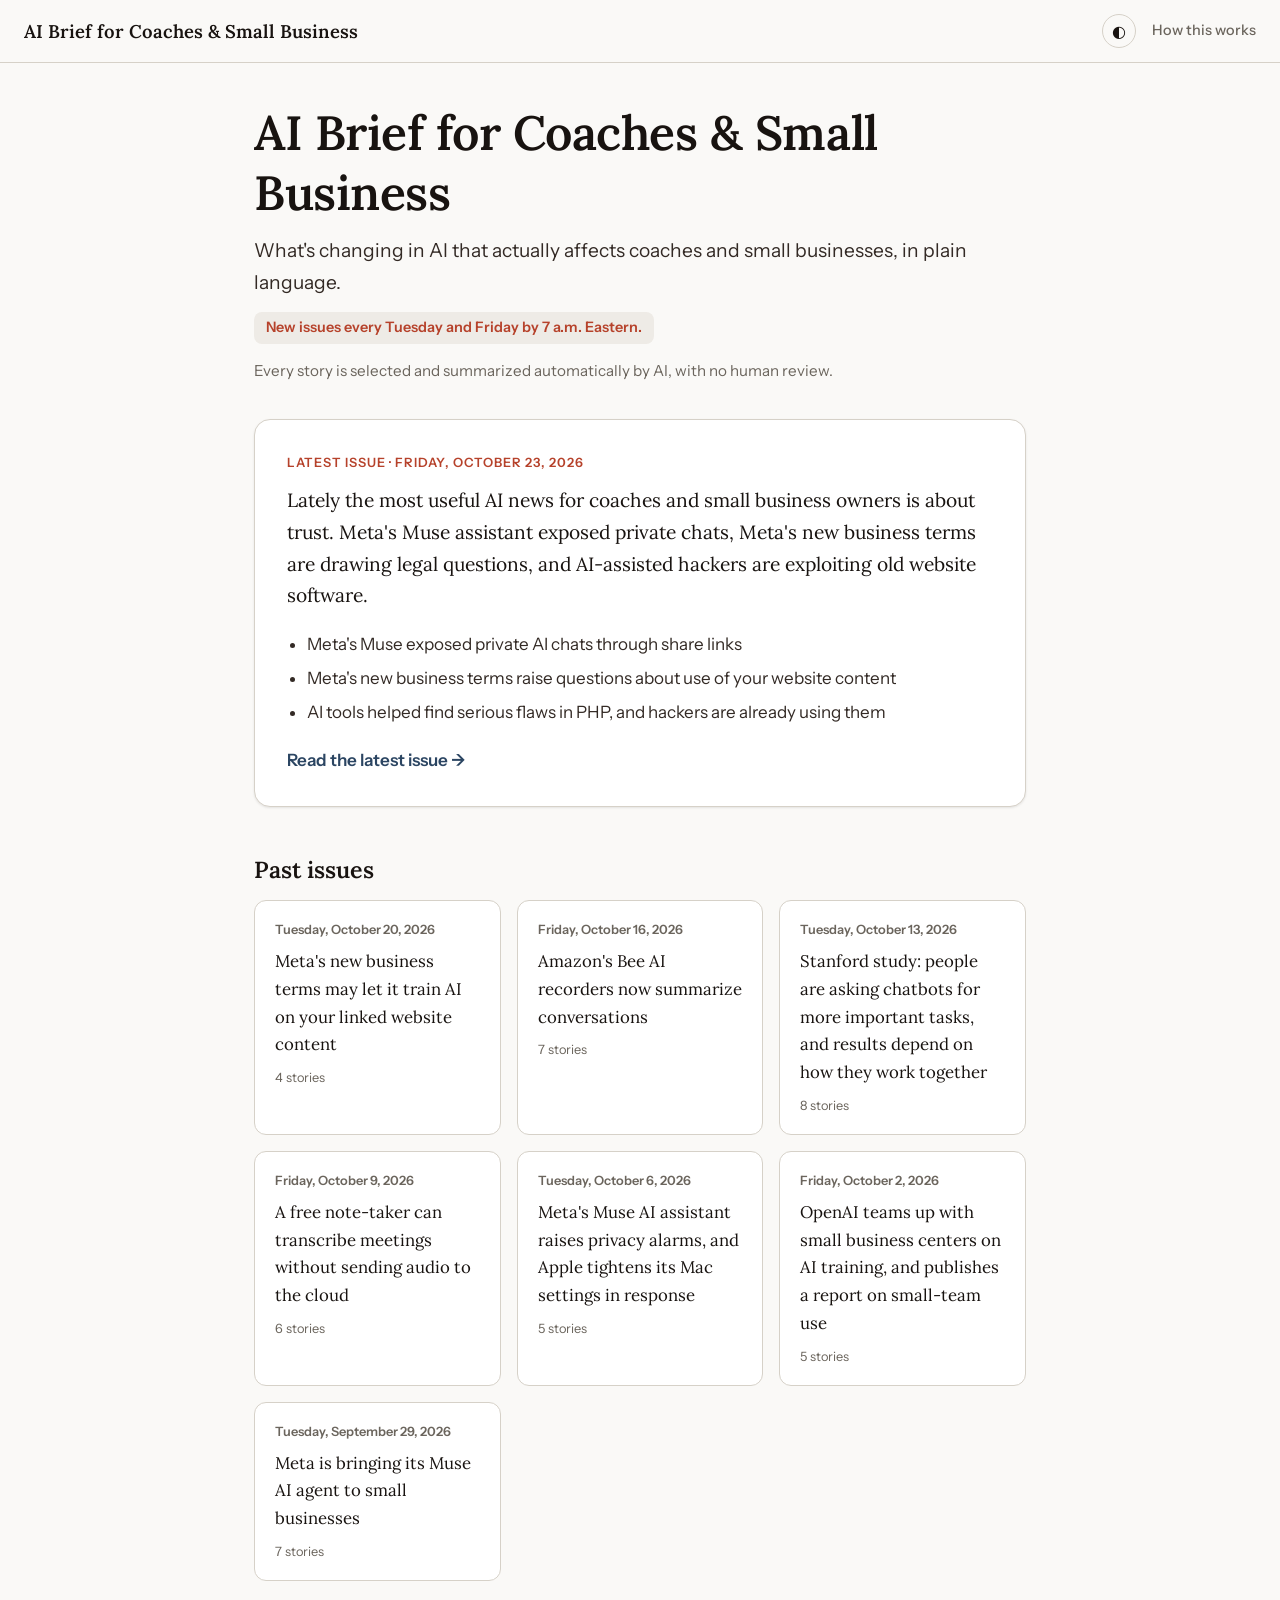
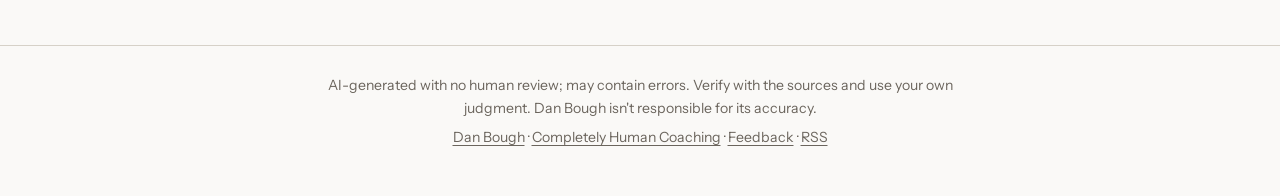
<file: index.html>
<!DOCTYPE html>
<html lang="en">
<head>
<meta charset="utf-8">
<meta name="viewport" content="width=device-width, initial-scale=1">
<title>AI Brief for Coaches &amp; Small Business</title>
<meta name="description" content="What&#x27;s changing in AI that actually affects coaches and small businesses, in plain language.">
<meta property="og:site_name" content="AI Brief for Coaches &amp; Small Business">
<meta property="og:title" content="AI Brief for Coaches &amp; Small Business">
<meta property="og:description" content="What&#x27;s changing in AI that actually affects coaches and small businesses, in plain language.">
<meta property="og:url" content="https://ai.completelyhumancoaching.com/">
<meta property="og:image" content="https://ai.completelyhumancoaching.com/assets/og-image.png">
<meta property="og:image:width" content="1200">
<meta property="og:image:height" content="630">
<meta property="og:type" content="website">
<meta name="twitter:card" content="summary_large_image">
<meta name="twitter:title" content="AI Brief for Coaches &amp; Small Business">
<meta name="twitter:description" content="What&#x27;s changing in AI that actually affects coaches and small businesses, in plain language.">
<meta name="twitter:image" content="https://ai.completelyhumancoaching.com/assets/og-image.png">
<link rel="icon" type="image/png" href="assets/favicon.png">
<link rel="alternate" type="application/rss+xml" title="AI Brief for Coaches &amp; Small Business" href="feed.xml">
<script>
try {
  var saved = localStorage.getItem('ai-brief-theme');
  if (saved) document.documentElement.setAttribute('data-theme', saved);
} catch (e) {}
</script>
<link rel="preconnect" href="https://fonts.googleapis.com">
<link rel="preconnect" href="https://fonts.gstatic.com" crossorigin>
<link href="https://fonts.googleapis.com/css2?family=Instrument+Sans:wght@400;500;600;700&family=Lora:wght@500;600;700&display=swap" rel="stylesheet">
<link rel="stylesheet" href="assets/style.css">
</head>
<body>

<header class="masthead">
  <a class="masthead-brand" href="index.html"><span class="brand-full">AI Brief for Coaches &amp; Small Business</span><span class="brand-short" aria-hidden="true">AI Brief</span></a>
  <nav class="masthead-nav">
    <button class="theme-toggle" aria-label="Toggle dark mode">◐</button>
    <a href="about.html">How this works</a>
  </nav>
</header>
<main class="landing">
  <section class="intro">
    <h1 class="intro-title">AI Brief for Coaches &amp; Small Business</h1>
    <p class="intro-tagline">What&#x27;s changing in AI that actually affects coaches and small businesses, in plain language.</p>
    <p class="intro-schedule">New issues every Tuesday and Friday by 7 a.m. Eastern.</p>
    <p class="intro-byline">Every story is selected and summarized automatically by AI, with no
      human review.</p>
  </section>
  
        <a class="hero" href="issues/2026-10-23.html">
          <p class="hero-kicker">Latest issue · Friday, October 23, 2026</p>
          <p class="hero-lede">Lately the most useful AI news for coaches and small business owners is about trust. Meta&#x27;s Muse assistant exposed private chats, Meta&#x27;s new business terms are drawing legal questions, and AI-assisted hackers are exploiting old website software.</p>
          <ul class="hero-headlines"><li>Meta&#x27;s Muse exposed private AI chats through share links</li><li>Meta&#x27;s new business terms raise questions about use of your website content</li><li>AI tools helped find serious flaws in PHP, and hackers are already using them</li></ul>
          <span class="hero-cta">Read the latest issue →</span>
        </a>
  
  
  <section class="archive">
    <h2>Past issues</h2>
    <div class="issue-grid">
            <a class="issue-card" href="issues/2026-10-20.html">
              <p class="issue-card-date">Tuesday, October 20, 2026</p>
              <p class="issue-card-headline">Meta&#x27;s new business terms may let it train AI on your linked website content</p>
              <p class="issue-card-count">4 stories</p>
            </a>
            <a class="issue-card" href="issues/2026-10-16.html">
              <p class="issue-card-date">Friday, October 16, 2026</p>
              <p class="issue-card-headline">Amazon&#x27;s Bee AI recorders now summarize conversations</p>
              <p class="issue-card-count">7 stories</p>
            </a>
            <a class="issue-card" href="issues/2026-10-13.html">
              <p class="issue-card-date">Tuesday, October 13, 2026</p>
              <p class="issue-card-headline">Stanford study: people are asking chatbots for more important tasks, and results depend on how they work together</p>
              <p class="issue-card-count">8 stories</p>
            </a>
            <a class="issue-card" href="issues/2026-10-09.html">
              <p class="issue-card-date">Friday, October 9, 2026</p>
              <p class="issue-card-headline">A free note-taker can transcribe meetings without sending audio to the cloud</p>
              <p class="issue-card-count">6 stories</p>
            </a>
            <a class="issue-card" href="issues/2026-10-06.html">
              <p class="issue-card-date">Tuesday, October 6, 2026</p>
              <p class="issue-card-headline">Meta&#x27;s Muse AI assistant raises privacy alarms, and Apple tightens its Mac settings in response</p>
              <p class="issue-card-count">5 stories</p>
            </a>
            <a class="issue-card" href="issues/2026-10-02.html">
              <p class="issue-card-date">Friday, October 2, 2026</p>
              <p class="issue-card-headline">OpenAI teams up with small business centers on AI training, and publishes a report on small-team use</p>
              <p class="issue-card-count">5 stories</p>
            </a>
            <a class="issue-card" href="issues/2026-09-29.html">
              <p class="issue-card-date">Tuesday, September 29, 2026</p>
              <p class="issue-card-headline">Meta is bringing its Muse AI agent to small businesses</p>
              <p class="issue-card-count">7 stories</p>
            </a></div>
  </section>
</main>

<footer class="site-footer">
  <p>AI-generated with no human review; may contain errors. Verify with the sources and use your own judgment. Dan Bough isn&#x27;t responsible for its accuracy.</p>
  <p><a href="https://www.linkedin.com/in/dan-bough/" target="_blank" rel="noopener">Dan Bough</a>
    · <a href="https://completelyhumancoaching.com" target="_blank" rel="noopener">Completely Human Coaching</a>
    · <a href="https://www.linkedin.com/in/dan-bough/" target="_blank" rel="noopener">Feedback</a>
    · <a href="feed.xml">RSS</a></p>
</footer>

<script>
(function() {
  var toggle = document.querySelector('.theme-toggle');
  if (!toggle) return;
  toggle.addEventListener('click', function() {
    var root = document.documentElement;
    var current = root.getAttribute('data-theme') ||
      (window.matchMedia('(prefers-color-scheme: dark)').matches ? 'dark' : 'light');
    var next = current === 'dark' ? 'light' : 'dark';
    root.setAttribute('data-theme', next);
    try { localStorage.setItem('ai-brief-theme', next); } catch (e) {}
  });
})();
</script>
</body>
</html>
</file>
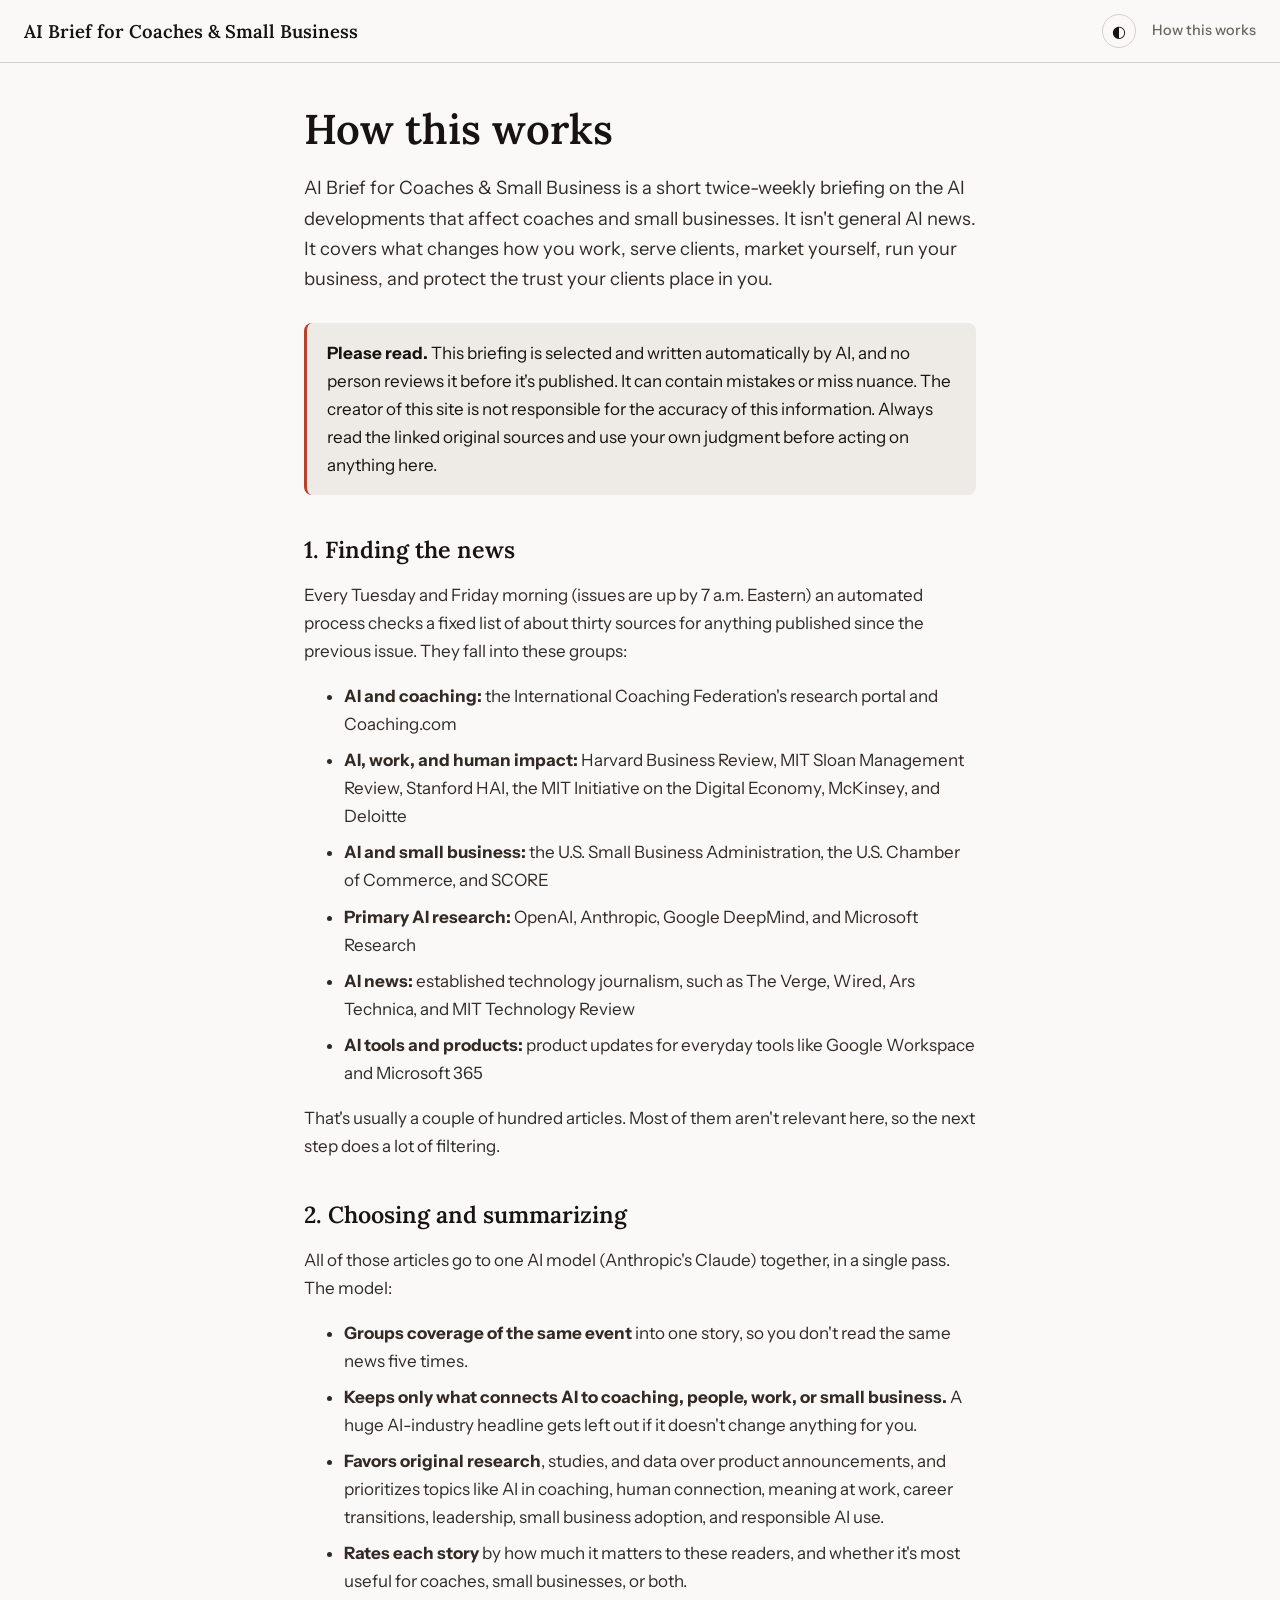
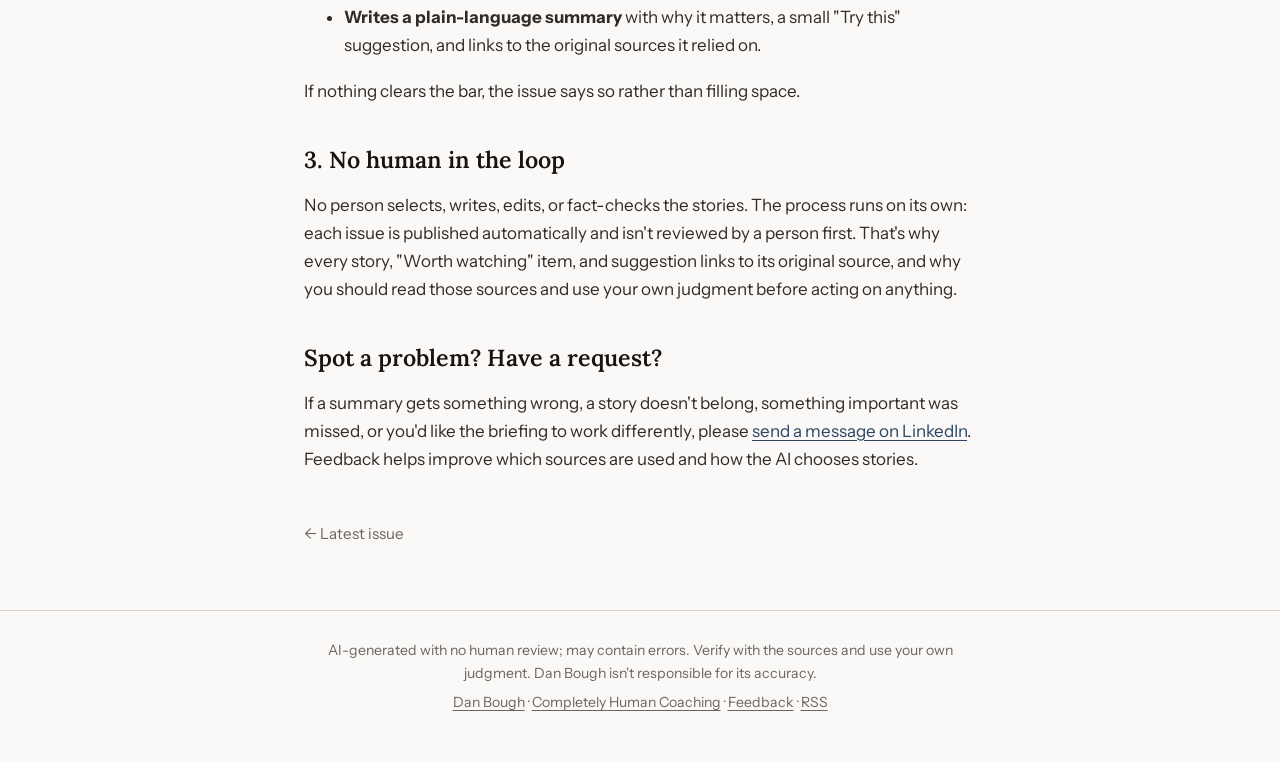
<file: about.html>
<!DOCTYPE html>
<html lang="en">
<head>
<meta charset="utf-8">
<meta name="viewport" content="width=device-width, initial-scale=1">
<title>How this works · AI Brief for Coaches &amp; Small Business</title>
<meta name="description" content="How the twice-weekly AI briefing for coaches and small businesses is sourced, selected, and summarized, and why you should always check the sources.">
<meta property="og:site_name" content="AI Brief for Coaches &amp; Small Business">
<meta property="og:title" content="How this works · AI Brief for Coaches &amp; Small Business">
<meta property="og:description" content="How the twice-weekly AI briefing for coaches and small businesses is sourced, selected, and summarized, and why you should always check the sources.">
<meta property="og:url" content="https://ai.completelyhumancoaching.com/about.html">
<meta property="og:image" content="https://ai.completelyhumancoaching.com/assets/og-image.png">
<meta property="og:image:width" content="1200">
<meta property="og:image:height" content="630">
<meta property="og:type" content="website">
<meta name="twitter:card" content="summary_large_image">
<meta name="twitter:title" content="How this works · AI Brief for Coaches &amp; Small Business">
<meta name="twitter:description" content="How the twice-weekly AI briefing for coaches and small businesses is sourced, selected, and summarized, and why you should always check the sources.">
<meta name="twitter:image" content="https://ai.completelyhumancoaching.com/assets/og-image.png">
<link rel="icon" type="image/png" href="assets/favicon.png">
<link rel="alternate" type="application/rss+xml" title="AI Brief for Coaches &amp; Small Business" href="feed.xml">
<script>
try {
  var saved = localStorage.getItem('ai-brief-theme');
  if (saved) document.documentElement.setAttribute('data-theme', saved);
} catch (e) {}
</script>
<link rel="preconnect" href="https://fonts.googleapis.com">
<link rel="preconnect" href="https://fonts.gstatic.com" crossorigin>
<link href="https://fonts.googleapis.com/css2?family=Instrument+Sans:wght@400;500;600;700&family=Lora:wght@500;600;700&display=swap" rel="stylesheet">
<link rel="stylesheet" href="assets/style.css">
</head>
<body>

<header class="masthead">
  <a class="masthead-brand" href="index.html"><span class="brand-full">AI Brief for Coaches &amp; Small Business</span><span class="brand-short" aria-hidden="true">AI Brief</span></a>
  <nav class="masthead-nav">
    <button class="theme-toggle" aria-label="Toggle dark mode">◐</button>
    <a href="about.html">How this works</a>
  </nav>
</header>
<main class="about">
  <h1 class="about-title">How this works</h1>
  <p class="about-lede">AI Brief for Coaches &amp; Small Business is a short twice-weekly briefing on the AI developments that
    affect coaches and small businesses. It isn't general AI news. It covers what changes how you
    work, serve clients, market yourself, run your business, and protect the trust your clients
    place in you.</p>

  <div class="disclaimer-box">
    <strong>Please read.</strong> This briefing is selected and written automatically by AI, and no person reviews it before it&#x27;s published. It can contain mistakes or miss nuance. The creator of this site is not responsible for the accuracy of this information. Always read the linked original sources and use your own judgment before acting on anything here.
  </div>

  <h2>1. Finding the news</h2>
  <p>Every Tuesday and Friday morning (issues are up by 7 a.m. Eastern) an automated process
    checks a fixed list of about thirty sources for
    anything published since the previous issue. They fall into these groups:</p>
  <ul>
    <li><strong>AI and coaching:</strong> the International Coaching Federation's research portal
      and Coaching.com</li>
    <li><strong>AI, work, and human impact:</strong> Harvard Business Review, MIT Sloan
      Management Review, Stanford HAI, the MIT Initiative on the Digital Economy, McKinsey, and
      Deloitte</li>
    <li><strong>AI and small business:</strong> the U.S. Small Business Administration, the U.S.
      Chamber of Commerce, and SCORE</li>
    <li><strong>Primary AI research:</strong> OpenAI, Anthropic, Google DeepMind, and Microsoft
      Research</li>
    <li><strong>AI news:</strong> established technology journalism, such as The Verge, Wired,
      Ars Technica, and MIT Technology Review</li>
    <li><strong>AI tools and products:</strong> product updates for everyday tools like Google
      Workspace and Microsoft 365</li>
  </ul>
  <p>That's usually a couple of hundred articles. Most of them aren't relevant here, so the next
    step does a lot of filtering.</p>

  <h2>2. Choosing and summarizing</h2>
  <p>All of those articles go to one AI model (Anthropic's Claude) together, in a single pass. The
    model:</p>
  <ul>
    <li><strong>Groups coverage of the same event</strong> into one story, so you don't read the
      same news five times.</li>
    <li><strong>Keeps only what connects AI to coaching, people, work, or small business.</strong>
      A huge AI-industry headline gets left out if it doesn't change anything for you.</li>
    <li><strong>Favors original research</strong>, studies, and data over product announcements,
      and prioritizes topics like AI in coaching, human connection, meaning at work, career
      transitions, leadership, small business adoption, and responsible AI use.</li>
    <li><strong>Rates each story</strong> by how much it matters to these readers, and whether
      it's most useful for coaches, small businesses, or both.</li>
    <li><strong>Writes a plain-language summary</strong> with why it matters, a small "Try this"
      suggestion, and links to the original sources it relied on.</li>
  </ul>
  <p>If nothing clears the bar, the issue says so rather than filling space.</p>

  <h2>3. No human in the loop</h2>
  <p>No person selects, writes, edits, or fact-checks the stories. The process runs on its own:
    each issue is published automatically and isn't reviewed by a person first. That's why every story, "Worth watching" item, and suggestion links to its original
    source, and why you should read those sources and use your own judgment before acting on
    anything.</p>

  <h2>Spot a problem? Have a request?</h2>
  <p>If a summary gets something wrong, a story doesn't belong, something important was missed,
    or you'd like the briefing to work differently, please
    <a href="https://www.linkedin.com/in/dan-bough/" target="_blank" rel="noopener">send a message on LinkedIn</a>. Feedback helps improve which sources are used and how the AI chooses stories.</p>

  <nav class="issue-nav"><a href="index.html">← Latest issue</a></nav>
</main>

<footer class="site-footer">
  <p>AI-generated with no human review; may contain errors. Verify with the sources and use your own judgment. Dan Bough isn&#x27;t responsible for its accuracy.</p>
  <p><a href="https://www.linkedin.com/in/dan-bough/" target="_blank" rel="noopener">Dan Bough</a>
    · <a href="https://completelyhumancoaching.com" target="_blank" rel="noopener">Completely Human Coaching</a>
    · <a href="https://www.linkedin.com/in/dan-bough/" target="_blank" rel="noopener">Feedback</a>
    · <a href="feed.xml">RSS</a></p>
</footer>

<script>
(function() {
  var toggle = document.querySelector('.theme-toggle');
  if (!toggle) return;
  toggle.addEventListener('click', function() {
    var root = document.documentElement;
    var current = root.getAttribute('data-theme') ||
      (window.matchMedia('(prefers-color-scheme: dark)').matches ? 'dark' : 'light');
    var next = current === 'dark' ? 'light' : 'dark';
    root.setAttribute('data-theme', next);
    try { localStorage.setItem('ai-brief-theme', next); } catch (e) {}
  });
})();
</script>
</body>
</html>
</file>
<file: assets/style.css>
:root {
  --bg: #faf9f7;
  --bg-elevated: #ffffff;
  --bg-soft: #eeebe6;
  --text: #181310;
  --text-soft: #332a25;
  --text-muted: #6b655d;
  --border: #d6d1c8;
  --brand: #2b4562;
  --brand-strong: #1c2f45;
  --ember: #b6422b;
  --shadow: 0 1px 3px rgba(24,19,16,0.06), 0 1px 2px rgba(24,19,16,0.04);
  --font-serif: 'Lora', Georgia, serif;
  --font-sans: 'Instrument Sans', -apple-system, BlinkMacSystemFont, sans-serif;
  color-scheme: light;
}

@media (prefers-color-scheme: dark) {
  :root:not([data-theme="light"]) {
    --bg: #171412;
    --bg-elevated: #211d1a;
    --bg-soft: #2a2522;
    --text: #efebe5;
    --text-soft: #ddd6cd;
    --text-muted: #a39b91;
    --border: #3a3430;
    --brand: #8fb0d3;
    --brand-strong: #b5cde6;
    --ember: #e07a62;
    --shadow: 0 1px 3px rgba(0,0,0,0.3), 0 1px 2px rgba(0,0,0,0.2);
    color-scheme: dark;
  }
}

:root[data-theme="dark"] {
  --bg: #171412;
  --bg-elevated: #211d1a;
  --bg-soft: #2a2522;
  --text: #efebe5;
  --text-soft: #ddd6cd;
  --text-muted: #a39b91;
  --border: #3a3430;
  --brand: #8fb0d3;
  --brand-strong: #b5cde6;
  --ember: #e07a62;
  --shadow: 0 1px 3px rgba(0,0,0,0.3), 0 1px 2px rgba(0,0,0,0.2);
  color-scheme: dark;
}

* { box-sizing: border-box; }

body {
  margin: 0;
  background: var(--bg);
  color: var(--text);
  font-family: var(--font-sans);
  font-size: 17px;
  line-height: 1.65;
  -webkit-font-smoothing: antialiased;
}

a { color: var(--brand); text-underline-offset: 3px; }
a:hover { color: var(--ember); }

h1, h2, h3 { font-family: var(--font-serif); font-weight: 600; line-height: 1.25; color: var(--text); }

.masthead {
  display: flex;
  align-items: center;
  justify-content: space-between;
  gap: 12px;
  padding: 14px 24px;
  border-bottom: 1px solid var(--border);
  position: sticky;
  top: 0;
  background: var(--bg);
  z-index: 10;
}
.masthead-brand {
  font-family: var(--font-serif);
  font-weight: 600;
  font-size: 1.15rem;
  text-decoration: none;
  color: var(--text);
}
.masthead-nav { display: flex; align-items: center; gap: 16px; }
.masthead-nav a { font-size: 0.9rem; font-weight: 500; text-decoration: none; color: var(--text-muted); white-space: nowrap; }
.brand-short { display: none; }
.masthead-nav a:hover { color: var(--ember); }

.theme-toggle {
  background: none;
  border: 1px solid var(--border);
  border-radius: 50%;
  width: 34px;
  height: 34px;
  font-size: 1rem;
  cursor: pointer;
  color: var(--text);
}

main { max-width: 720px; margin: 0 auto; padding: 40px 24px 64px; }
main.landing { max-width: 820px; }

.intro { margin-bottom: 36px; }
.intro-title { font-size: clamp(2.1rem, 6vw, 3rem); margin: 0 0 12px; letter-spacing: -0.01em; }
.intro-tagline { font-size: 1.2rem; color: var(--text-soft); margin: 0 0 14px; }
.intro-schedule {
  display: inline-block;
  font-size: 0.9rem;
  font-weight: 600;
  color: var(--ember);
  background: var(--bg-soft);
  border-radius: 8px;
  padding: 4px 12px;
  margin: 0 0 14px;
}
.intro-byline { font-size: 0.95rem; color: var(--text-muted); margin: 0; }

.hero {
  display: block;
  text-decoration: none;
  color: inherit;
  border: 1px solid var(--border);
  border-radius: 16px;
  padding: 32px;
  margin-bottom: 48px;
  background: var(--bg-elevated);
  box-shadow: var(--shadow);
  transition: transform 0.15s ease;
}
.hero:hover { transform: translateY(-2px); color: inherit; }

.hero-kicker, .issue-kicker {
  font-size: 0.8rem;
  text-transform: uppercase;
  letter-spacing: 0.08em;
  color: var(--ember);
  font-weight: 600;
  margin: 0 0 12px;
}

.hero-lede { font-family: var(--font-serif); font-size: 1.2rem; color: var(--text); margin: 0 0 18px; }
.hero-headlines { margin: 0 0 20px; padding-left: 20px; color: var(--text-soft); }
.hero-headlines li { margin-bottom: 6px; }
.hero-cta { font-weight: 600; color: var(--brand); }

.archive h2, .worth-watching h2, .explore-card h2, .subscribe h2, .about h2 {
  font-size: 1.45rem;
  margin: 0 0 16px;
}

.issue-grid {
  display: grid;
  grid-template-columns: repeat(auto-fill, minmax(220px, 1fr));
  gap: 16px;
}
.issue-card {
  display: block;
  text-decoration: none;
  color: inherit;
  border: 1px solid var(--border);
  border-radius: 12px;
  padding: 18px 20px;
  background: var(--bg-elevated);
  transition: transform 0.15s ease, box-shadow 0.15s ease;
}
.issue-card:hover { transform: translateY(-2px); box-shadow: var(--shadow); color: inherit; }
.issue-card-date { font-size: 0.8rem; color: var(--text-muted); margin: 0 0 8px; font-weight: 600; }
.issue-card-headline { font-family: var(--font-serif); font-size: 1.05rem; margin: 0 0 8px; }
.issue-card-count { font-size: 0.8rem; color: var(--text-muted); margin: 0; }

.issue-header { margin-bottom: 28px; }
.issue-title { font-size: clamp(1.8rem, 5vw, 2.4rem); margin: 0 0 14px; letter-spacing: -0.01em; }
.issue-disclaimer {
  font-size: 0.88rem;
  color: var(--text-muted);
  background: var(--bg-soft);
  border-radius: 8px;
  padding: 8px 12px;
  margin: 0;
}

.lede {
  font-family: var(--font-serif);
  font-size: 1.25rem;
  line-height: 1.55;
  border-left: 3px solid var(--ember);
  padding-left: 20px;
  margin: 0 0 40px;
  color: var(--text);
}

.story-grid { display: flex; flex-direction: column; gap: 32px; }

.story-card {
  border: 1px solid var(--border);
  border-radius: 16px;
  overflow: hidden;
  background: var(--bg-elevated);
  box-shadow: var(--shadow);
}

.story-media {
  display: block;
  width: 100%;
  aspect-ratio: 16 / 9;
  background: var(--bg-soft);
  text-decoration: none;
  position: relative;
  overflow: hidden;
}
.story-media img { width: 100%; height: 100%; object-fit: cover; display: block; }
.story-media.media-broken img { display: none; }
.story-media-fallback { display: flex; align-items: center; justify-content: center; aspect-ratio: 16 / 5; }
.fallback-glyph { font-size: 2rem; }

.play-badge {
  position: absolute;
  top: 50%; left: 50%;
  transform: translate(-50%, -50%);
  width: 56px; height: 56px;
  background: rgba(0,0,0,0.65);
  color: white;
  border-radius: 50%;
  display: flex; align-items: center; justify-content: center;
  font-size: 1.2rem;
}

.story-media-card {
  display: flex;
  flex-direction: column;
  align-items: flex-start;
  justify-content: center;
  padding: 24px 28px;
  aspect-ratio: 16 / 5;
  background: linear-gradient(135deg, var(--bg-soft), var(--bg-elevated));
}
.card-kicker { font-size: 0.75rem; text-transform: uppercase; letter-spacing: 0.08em; color: var(--accent); font-weight: 700; }
.card-id { font-family: var(--font-serif); font-size: 1.3rem; margin: 8px 0; word-break: break-all; color: var(--text); }
.card-sub { font-size: 0.85rem; color: var(--text-muted); }

.story-body { padding: 24px 28px 28px; }

.story-meta { display: flex; align-items: center; gap: 10px; flex-wrap: wrap; margin-bottom: 12px; }

.meter { display: inline-flex; gap: 3px; }
.meter-seg { width: 14px; height: 6px; border-radius: 3px; background: var(--border); display: inline-block; }

.tag-chip {
  font-size: 0.7rem;
  font-weight: 600;
  text-transform: uppercase;
  letter-spacing: 0.04em;
  border: 1px solid;
  border-radius: 6px;
  padding: 2px 8px;
}

.story-headline { font-size: 1.45rem; margin: 0 0 6px; line-height: 1.3; }
.story-dates { font-size: 0.8rem; color: var(--text-muted); margin-bottom: 6px; }
.story-audience { font-size: 0.85rem; color: var(--text-muted); margin: 0 0 12px; }
.story-audience strong { color: var(--text-soft); font-weight: 600; }
.story-text { margin: 0 0 16px; color: var(--text-soft); }

.callout {
  border-radius: 10px;
  padding: 12px 16px;
  margin-bottom: 12px;
  font-size: 0.95rem;
  background: var(--bg);
  border: 1px solid var(--border);
}
.callout-try { border-left: 3px solid var(--ember); }
.callout-label {
  display: block;
  font-size: 0.72rem;
  text-transform: uppercase;
  letter-spacing: 0.06em;
  font-weight: 700;
  color: var(--accent);
  margin-bottom: 4px;
}
.callout-try .callout-label { color: var(--ember); }

.pros-cons { display: grid; grid-template-columns: 1fr 1fr; gap: 16px; margin-bottom: 16px; }
.pros h4, .cons h4 { font-size: 0.78rem; text-transform: uppercase; letter-spacing: 0.05em; margin: 0 0 6px; color: var(--text-muted); }
.pros ul, .cons ul { margin: 0; padding-left: 18px; font-size: 0.92rem; color: var(--text-soft); }

.source-chips { display: flex; flex-wrap: wrap; align-items: center; gap: 8px; margin-top: 16px; }
.source-label { font-size: 0.8rem; font-weight: 600; color: var(--text-muted); }
.source-chip {
  display: inline-flex;
  align-items: center;
  gap: 6px;
  font-size: 0.8rem;
  text-decoration: none;
  color: var(--text-soft);
  background: var(--bg);
  border: 1px solid var(--border);
  border-radius: 20px;
  padding: 4px 10px 4px 6px;
  max-width: 100%;
}
.source-chip span { overflow: hidden; text-overflow: ellipsis; white-space: nowrap; }
.source-chip:hover { border-color: var(--ember); color: var(--ember); }
.source-favicon { width: 14px; height: 14px; border-radius: 3px; }

.worth-watching { margin-top: 48px; }
.worth-watching-list { padding-left: 20px; color: var(--text-soft); }
.worth-watching-list li { margin-bottom: 10px; }
.worth-watching-list a { font-size: 0.85rem; white-space: nowrap; }

.explore-card {
  margin-top: 48px;
  border: 1px solid var(--border);
  border-radius: 16px;
  padding: 28px;
  background: var(--bg-soft);
}
.explore-title { font-family: var(--font-serif); font-size: 1.25rem; font-weight: 600; margin-bottom: 8px; }
.explore-card p { color: var(--text-soft); }
.explore-link { display: inline-block; margin-top: 4px; font-weight: 600; text-decoration: none; }

.subscribe {
  margin-top: 48px;
  border: 1px solid var(--border);
  border-radius: 16px;
  padding: 28px;
  background: var(--bg-elevated);
  text-align: center;
}
.subscribe p { color: var(--text-muted); margin: 0 0 16px; }
.subscribe-button {
  display: inline-block;
  background: var(--brand);
  color: var(--bg);
  font-weight: 600;
  text-decoration: none;
  padding: 10px 22px;
  border-radius: 999px;
}
.subscribe-button:hover { background: var(--ember); color: var(--bg); }

.issue-nav { margin-top: 48px; }
.issue-nav { display: flex; flex-wrap: wrap; justify-content: space-between; gap: 8px 16px; }
.issue-nav a { text-decoration: none; color: var(--text-muted); font-size: 0.95rem; }
.issue-schedule { font-size: 0.9rem; color: var(--text-muted); }

.about-title { font-size: clamp(2rem, 6vw, 2.6rem); margin: 0 0 16px; }
.about-lede { font-size: 1.15rem; color: var(--text-soft); }
.about h2 { margin-top: 40px; }
.about p, .about li { color: var(--text-soft); }
.about li { margin-bottom: 8px; }
.disclaimer-box {
  background: var(--bg-soft);
  border-left: 3px solid var(--ember);
  border-radius: 8px;
  padding: 16px 20px;
  margin: 28px 0;
}

.site-footer {
  border-top: 1px solid var(--border);
  padding: 28px 24px 40px;
  text-align: center;
  font-size: 0.88rem;
  color: var(--text-muted);
}
.site-footer p { margin: 0 0 6px; max-width: 640px; margin-left: auto; margin-right: auto; }
.site-footer a { color: var(--text-muted); }
.site-footer a:hover { color: var(--ember); }

.empty-note { color: var(--text-muted); font-style: italic; }

@media (max-width: 560px) {
  main { padding: 28px 16px 48px; }
  .masthead { padding: 12px 16px; }
  .masthead-brand { font-size: 1rem; }
  .brand-full { display: none; }
  .brand-short { display: inline; }
  .masthead-nav { gap: 10px; }
  .hero, .explore-card, .subscribe { padding: 22px 18px; }
  .story-body { padding: 20px 18px 22px; }
  .pros-cons { grid-template-columns: 1fr; }
  .site-footer { padding: 24px 16px 32px; }
}
</file>
